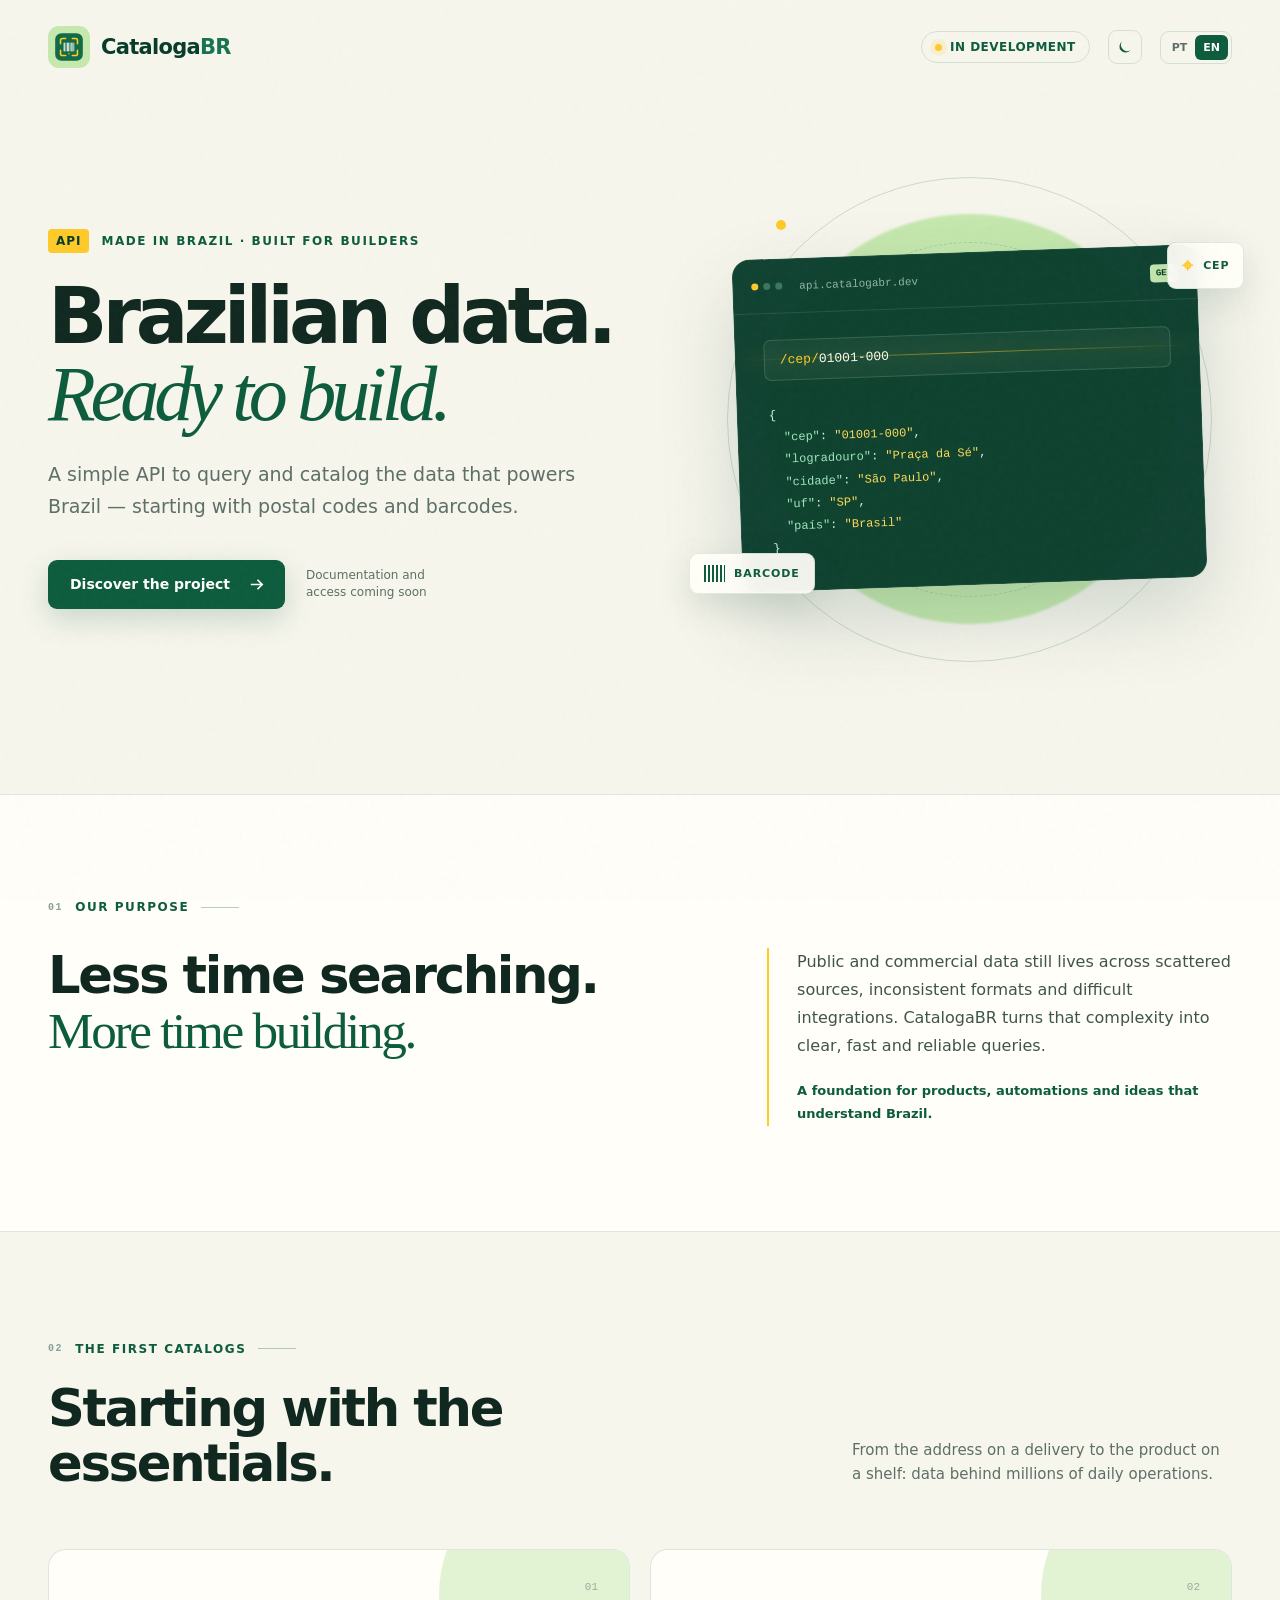
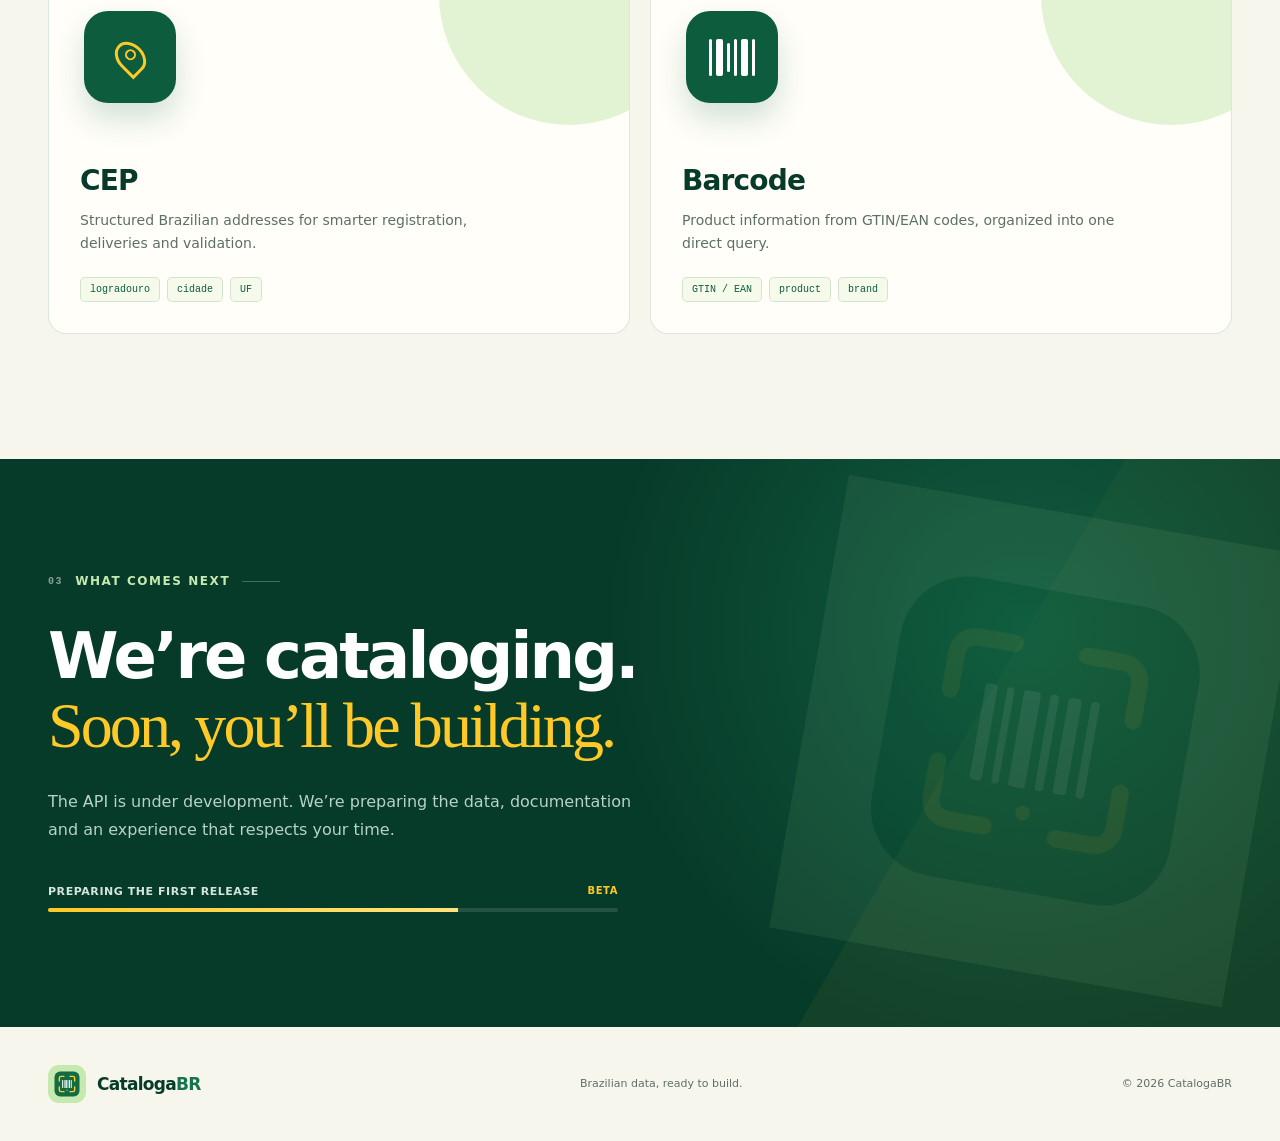
<file: index.html>
<!doctype html>
<html lang="pt-BR" data-page="home">
<head>
  <meta charset="utf-8">
  <meta name="viewport" content="width=device-width, initial-scale=1">
  <meta name="theme-color" content="#0d5c3d">
  <meta name="description" content="CatalogaBR — dados brasileiros, organizados para quem constrói.">
  <title>CatalogaBR — dados do Brasil, prontos para construir</title>
  <link rel="icon" href="Logo.svg" type="image/svg+xml">
  <script>try{document.documentElement.dataset.theme=localStorage.getItem("catalogabr-theme")||((matchMedia("(prefers-color-scheme: dark)").matches)?"dark":"light")}catch(e){document.documentElement.dataset.theme="light"}</script>
  <link rel="stylesheet" href="styles.css">
  <script src="app.js" defer></script>
</head>
<body>
  <div class="grain" aria-hidden="true"></div>
  <header class="site-header">
    <a class="brand" href="/" aria-label="CatalogaBR — início">
      <img src="Logo.svg" alt="" width="42" height="42">
      <span>Cataloga<span>BR</span></span>
    </a>
    <div class="header-actions">
      <span class="status-pill"><i></i><span data-i18n="status">Em desenvolvimento</span></span>
      <button class="theme-toggle" type="button" aria-label="Ativar tema escuro" aria-pressed="false">
        <svg class="moon-icon" viewBox="0 0 24 24" aria-hidden="true"><path d="M20.4 15.4A8.5 8.5 0 0 1 8.6 3.6 8.5 8.5 0 1 0 20.4 15.4Z"/></svg>
        <svg class="sun-icon" viewBox="0 0 24 24" aria-hidden="true"><circle cx="12" cy="12" r="3.5"/><path d="M12 2v2M12 20v2M4.93 4.93l1.42 1.42M17.65 17.65l1.42 1.42M2 12h2M20 12h2M4.93 19.07l1.42-1.42M17.65 6.35l1.42-1.42"/></svg>
      </button>
      <div class="language-switch" aria-label="Selecionar idioma">
        <button type="button" data-lang="pt" aria-pressed="true">PT</button>
        <button type="button" data-lang="en" aria-pressed="false">EN</button>
      </div>
    </div>
  </header>

  <main>
    <section class="hero">
      <div class="hero-copy">
        <div class="eyebrow"><span>API</span><span data-i18n="eyebrow">Feita no Brasil · para quem constrói</span></div>
        <h1 data-i18n-html="heroTitle">Dados brasileiros.<br><em>Prontos para construir.</em></h1>
        <p class="hero-lead" data-i18n="heroLead">Uma API simples para consultar e catalogar os dados que movem o Brasil — começando por CEPs e códigos de barras.</p>
        <div class="hero-actions">
          <a href="#explore" class="button button-primary">
            <span data-i18n="discover">Conheça o projeto</span>
            <svg viewBox="0 0 20 20" aria-hidden="true"><path d="M4 10h12M11 5l5 5-5 5"/></svg>
          </a>
          <span class="coming-note" data-i18n="comingNote">Documentação e acesso em breve</span>
        </div>
      </div>

      <div class="hero-visual" aria-label="Prévia de uma resposta da API">
        <div class="orbit orbit-one"></div>
        <div class="orbit orbit-two"></div>
        <div class="api-card">
          <div class="api-card-top">
            <span class="window-dots"><i></i><i></i><i></i></span>
            <span>api.catalogabr.dev</span>
            <span class="method">GET</span>
          </div>
          <div class="request-line"><span>/cep/</span><strong>01001-000</strong></div>
          <pre aria-hidden="true"><code>{
  <b>"cep"</b>: <span>"01001-000"</span>,
  <b>"logradouro"</b>: <span>"Praça da Sé"</span>,
  <b>"cidade"</b>: <span>"São Paulo"</span>,
  <b>"uf"</b>: <span>"SP"</span>,
  <b>"país"</b>: <span>"Brasil"</span>
}</code></pre>
          <div class="scan-line"></div>
        </div>
        <div class="floating-tag tag-cep"><span>⌖</span> CEP</div>
        <div class="floating-tag tag-barcode"><span class="mini-bars"></span><span data-i18n="barcode">Código de barras</span></div>
      </div>
    </section>

    <section class="manifesto" id="explore">
      <p class="section-kicker"><span>01</span><span data-i18n="purposeKicker">Nosso propósito</span></p>
      <div class="manifesto-grid">
        <h2 data-i18n-html="purposeTitle">Menos tempo procurando.<br><span>Mais tempo criando.</span></h2>
        <div>
          <p data-i18n="purposeBody">Dados públicos e comerciais ainda vivem espalhados, em formatos diferentes e difíceis de integrar. A CatalogaBR nasce para transformar essa complexidade em consultas claras, rápidas e consistentes.</p>
          <p class="small-copy" data-i18n="purposeSmall">Uma base feita para produtos, automações e ideias que entendem o Brasil.</p>
        </div>
      </div>
    </section>

    <section class="data-section">
      <div class="section-heading">
        <div>
          <p class="section-kicker"><span>02</span><span data-i18n="firstKicker">Os primeiros catálogos</span></p>
          <h2 data-i18n="firstTitle">Começando pelo essencial.</h2>
        </div>
        <p data-i18n="firstIntro">Do endereço na entrega ao produto na prateleira: dados presentes em milhões de operações todos os dias.</p>
      </div>
      <div class="feature-grid">
        <article class="feature-card feature-cep">
          <div class="feature-index">01</div>
          <div class="feature-icon pin-icon" aria-hidden="true"><span></span></div>
          <div>
            <h3>CEP</h3>
            <p data-i18n="cepText">Endereços brasileiros estruturados para cadastros, entregas e validações mais inteligentes.</p>
            <div class="data-chips"><span>logradouro</span><span>cidade</span><span>UF</span></div>
          </div>
        </article>
        <article class="feature-card feature-barcode">
          <div class="feature-index">02</div>
          <div class="feature-icon barcode-icon" aria-hidden="true"><i></i><i></i><i></i><i></i><i></i><i></i></div>
          <div>
            <h3 data-i18n="barcode">Código de barras</h3>
            <p data-i18n="barcodeText">Informações de produtos a partir de códigos GTIN/EAN, organizadas em uma consulta direta.</p>
            <div class="data-chips"><span>GTIN / EAN</span><span data-i18n="product">produto</span><span data-i18n="brand">marca</span></div>
          </div>
        </article>
      </div>
    </section>

    <section class="soon-section">
      <div class="soon-mark" aria-hidden="true"><img src="Logo.svg" alt=""></div>
      <p class="section-kicker light"><span>03</span><span data-i18n="nextKicker">Próximo passo</span></p>
      <h2 data-i18n-html="soonTitle">Estamos catalogando.<br><span>Em breve, você estará construindo.</span></h2>
      <p data-i18n="soonBody">A API está em desenvolvimento. Estamos preparando os dados, a documentação e uma experiência que respeite o seu tempo.</p>
      <div class="progress-wrap">
        <div class="progress-label"><span data-i18n="progress">Preparando a primeira versão</span><strong>BETA</strong></div>
        <div class="progress-track"><div></div></div>
      </div>
    </section>
  </main>

  <footer>
    <a class="brand footer-brand" href="/">
      <img src="Logo.svg" alt="" width="38" height="38">
      <span>Cataloga<span>BR</span></span>
    </a>
    <p data-i18n="footer">Dados do Brasil, prontos para construir.</p>
    <p>© <span id="year"></span> CatalogaBR</p>
  </footer>
</body>
</html>
</file>
<file: styles.css>
:root {
  color-scheme: light;
  --forest: #0d5c3d;
  --forest-deep: #073b29;
  --forest-soft: #17734f;
  --yellow: #ffca28;
  --mint: #c6e9af;
  --cream: #f7f6ed;
  --ink: #10281f;
  --muted: #5d6f67;
  --white: #fffef8;
  --line: rgba(13, 92, 61, .14);
  --shadow: 0 32px 80px rgba(7, 59, 41, .16);
}

html[data-theme="dark"] {
  color-scheme: dark;
  --forest: #42b883;
  --forest-soft: #67c99a;
  --cream: #071a13;
  --ink: #edf8f2;
  --muted: #a6bdb2;
  --white: #0b241a;
  --line: rgba(198, 233, 175, .14);
  --shadow: 0 32px 80px rgba(0, 0, 0, .38);
}

* { box-sizing: border-box; }
html { scroll-behavior: smooth; }
body {
  margin: 0;
  color: var(--ink);
  background: var(--cream);
  font-family: Inter, ui-sans-serif, system-ui, -apple-system, BlinkMacSystemFont, "Segoe UI", sans-serif;
  -webkit-font-smoothing: antialiased;
  overflow-x: hidden;
}
a { color: inherit; }
button, a { -webkit-tap-highlight-color: transparent; }
.grain { position: fixed; inset: 0; z-index: 20; pointer-events: none; opacity: .035; background-image: url("data:image/svg+xml,%3Csvg viewBox='0 0 180 180' xmlns='http://www.w3.org/2000/svg'%3E%3Cfilter id='n'%3E%3CfeTurbulence type='fractalNoise' baseFrequency='.9' numOctaves='3' stitchTiles='stitch'/%3E%3C/filter%3E%3Crect width='100%25' height='100%25' filter='url(%23n)' opacity='.8'/%3E%3C/svg%3E"); }

.site-header, footer { width: 100%; max-width: 1240px; margin: 0 auto; padding: 26px 28px; display: flex; align-items: center; justify-content: space-between; }
.site-header { position: relative; z-index: 10; }
.brand { display: inline-flex; align-items: center; gap: 11px; color: var(--forest-deep); text-decoration: none; font-size: 21px; font-weight: 780; letter-spacing: -.7px; }
.brand img { border-radius: 11px; }
.brand > span > span { color: var(--forest-soft); }
.header-actions { display: flex; align-items: center; gap: 18px; }
.status-pill { display: inline-flex; align-items: center; gap: 8px; padding: 8px 13px; border: 1px solid var(--line); border-radius: 99px; color: var(--forest); font-size: 12px; font-weight: 700; letter-spacing: .04em; text-transform: uppercase; }
.status-pill i { width: 7px; height: 7px; background: var(--yellow); border-radius: 50%; box-shadow: 0 0 0 5px rgba(255, 202, 40, .15); animation: pulse 2s infinite; }
.language-switch { display: flex; padding: 3px; border: 1px solid var(--line); border-radius: 9px; }
.language-switch button { border: 0; border-radius: 6px; padding: 6px 8px; background: transparent; color: var(--muted); font: inherit; font-size: 11px; font-weight: 800; cursor: pointer; }
.language-switch button[aria-pressed="true"] { background: var(--forest); color: white; }
.theme-toggle { width: 34px; height: 34px; flex: 0 0 34px; display: grid; place-items: center; padding: 0; border: 1px solid var(--line); border-radius: 9px; color: var(--forest); background: transparent; cursor: pointer; transition: color .2s, background .2s, transform .2s; }
.theme-toggle:hover { color: var(--forest-deep); background: var(--mint); transform: translateY(-1px); }
.theme-toggle svg { grid-area: 1 / 1; width: 17px; height: 17px; fill: none; stroke: currentColor; stroke-width: 1.8; stroke-linecap: round; stroke-linejoin: round; transition: opacity .2s, transform .25s; }
.theme-toggle .moon-icon { fill: currentColor; stroke: none; }
.theme-toggle .sun-icon { opacity: 0; transform: rotate(-45deg) scale(.65); }
html[data-theme="dark"] .theme-toggle .moon-icon { opacity: 0; transform: rotate(45deg) scale(.65); }
html[data-theme="dark"] .theme-toggle .sun-icon { opacity: 1; transform: rotate(0) scale(1); }

.hero { max-width: 1240px; min-height: 700px; margin: 0 auto; padding: 60px 28px 110px; display: grid; grid-template-columns: 1.05fr .95fr; align-items: center; gap: 80px; }
.eyebrow, .section-kicker { display: flex; align-items: center; gap: 12px; color: var(--forest); font-size: 12px; font-weight: 800; letter-spacing: .13em; text-transform: uppercase; }
.eyebrow > span:first-child { padding: 5px 8px; background: var(--yellow); color: var(--forest-deep); border-radius: 4px; letter-spacing: .08em; }
h1 { max-width: 740px; margin: 25px 0 27px; font-size: clamp(53px, 6.1vw, 86px); line-height: .98; letter-spacing: -.065em; font-weight: 760; }
h1 em { color: var(--forest); font-family: Georgia, "Times New Roman", serif; font-weight: 400; }
.hero-lead { max-width: 610px; color: var(--muted); font-size: 19px; line-height: 1.65; }
.hero-actions { margin-top: 38px; display: flex; align-items: center; gap: 21px; }
.button { display: inline-flex; align-items: center; gap: 17px; padding: 15px 19px 15px 22px; border-radius: 9px; font-size: 14px; font-weight: 750; text-decoration: none; transition: transform .2s, box-shadow .2s, background .2s; }
.button-primary { background: var(--forest); color: white; box-shadow: 0 10px 30px rgba(13, 92, 61, .2); }
.button-primary:hover { transform: translateY(-2px); background: var(--forest-deep); box-shadow: 0 15px 35px rgba(13, 92, 61, .25); }
.button svg { width: 19px; fill: none; stroke: currentColor; stroke-width: 1.8; }
.coming-note { max-width: 140px; color: var(--muted); font-size: 12px; line-height: 1.45; }

.hero-visual { position: relative; min-height: 500px; display: grid; place-items: center; }
.hero-visual::before { content: ""; position: absolute; width: 410px; height: 410px; border-radius: 50%; background: var(--mint); filter: blur(1px); }
.orbit { position: absolute; border: 1px solid rgba(13,92,61,.18); border-radius: 50%; }
.orbit-one { width: 485px; height: 485px; animation: spin 22s linear infinite; }
.orbit-one::after { content: ""; position: absolute; left: 48px; top: 42px; width: 10px; height: 10px; background: var(--yellow); border-radius: 50%; }
.orbit-two { width: 355px; height: 355px; border-style: dashed; animation: spin 28s linear infinite reverse; }
.api-card { position: relative; z-index: 2; width: min(465px, 93vw); overflow: hidden; border: 1px solid rgba(255,255,255,.08); border-radius: 18px; color: #dff5e8; background: rgba(7,59,41,.96); box-shadow: var(--shadow); transform: rotate(-2deg); transition: transform .35s ease; }
.api-card:hover { transform: rotate(0deg) translateY(-5px); }
.api-card-top { height: 54px; display: flex; align-items: center; gap: 12px; padding: 0 18px; border-bottom: 1px solid rgba(255,255,255,.1); color: #91b6a6; font-family: ui-monospace, SFMono-Regular, Consolas, monospace; font-size: 11px; }
.window-dots { display: flex; gap: 5px; margin-right: 5px; }
.window-dots i { width: 7px; height: 7px; border-radius: 50%; background: #3b765f; }
.window-dots i:first-child { background: var(--yellow); }
.method { margin-left: auto; padding: 4px 6px; border-radius: 4px; color: var(--forest-deep); background: var(--mint); font-size: 9px; font-weight: 900; }
.request-line { margin: 26px 28px 8px; padding: 12px 15px; border: 1px solid rgba(198,233,175,.18); border-radius: 7px; background: rgba(255,255,255,.04); font-family: ui-monospace, SFMono-Regular, Consolas, monospace; font-size: 13px; }
.request-line span { color: var(--yellow); }
.request-line strong { color: white; font-weight: 500; }
.api-card pre { margin: 0; padding: 16px 31px 31px; font: 12px/1.85 ui-monospace, SFMono-Regular, Consolas, monospace; }
.api-card code b { color: #9ee6bf; font-weight: 500; }
.api-card code span { color: #ffda5c; }
.scan-line { position: absolute; left: 0; right: 0; top: 30%; height: 1px; background: linear-gradient(90deg, transparent, var(--yellow), transparent); box-shadow: 0 0 18px var(--yellow); opacity: .55; animation: scan 4s ease-in-out infinite; }
.floating-tag { position: absolute; z-index: 3; display: flex; align-items: center; gap: 9px; padding: 11px 14px; border: 1px solid rgba(13,92,61,.12); border-radius: 9px; background: rgba(255,254,248,.94); box-shadow: 0 12px 35px rgba(7,59,41,.13); color: var(--forest); font-size: 11px; font-weight: 850; text-transform: uppercase; letter-spacing: .08em; backdrop-filter: blur(10px); }
.tag-cep { top: 73px; right: -12px; animation: float 5s ease-in-out infinite; }
.tag-cep span { color: var(--yellow); font-size: 19px; }
.tag-barcode { left: -19px; bottom: 75px; animation: float 5s 1s ease-in-out infinite; }
.mini-bars { width: 21px; height: 17px; background: repeating-linear-gradient(90deg,var(--forest) 0 2px,transparent 2px 4px); }

.manifesto { padding: 105px max(28px, calc((100vw - 1184px)/2)); background: var(--white); border-block: 1px solid var(--line); }
.section-kicker { margin: 0 0 34px; }
.section-kicker > span:first-child { color: #8aa096; font-family: ui-monospace, monospace; font-size: 10px; }
.section-kicker::after { content: ""; width: 38px; height: 1px; background: currentColor; opacity: .3; }
.manifesto-grid { display: grid; grid-template-columns: 1.15fr .85fr; gap: 90px; align-items: start; }
.manifesto h2, .data-section h2, .soon-section h2 { margin: 0; font-size: clamp(38px, 4vw, 60px); line-height: 1.08; letter-spacing: -.045em; }
.manifesto h2 span { color: var(--forest); font-family: Georgia, serif; font-weight: 400; }
.manifesto-grid > div { border-left: 2px solid var(--yellow); padding-left: 28px; }
.manifesto-grid p { margin: 0; color: #3f554c; font-size: 16px; line-height: 1.75; }
.manifesto-grid .small-copy { margin-top: 20px; color: var(--forest); font-size: 13px; font-weight: 700; }

.data-section { max-width: 1240px; margin: 0 auto; padding: 110px 28px 125px; }
.section-heading { display: grid; grid-template-columns: 1fr 380px; align-items: end; gap: 80px; margin-bottom: 58px; }
.section-heading .section-kicker { margin-bottom: 25px; }
.section-heading > p { margin: 0 0 4px; color: var(--muted); font-size: 15px; line-height: 1.65; }
.feature-grid { display: grid; grid-template-columns: 1fr 1fr; gap: 20px; }
.feature-card { position: relative; min-height: 385px; overflow: hidden; display: flex; flex-direction: column; justify-content: space-between; padding: 31px; border: 1px solid var(--line); border-radius: 18px; background: var(--white); transition: transform .25s, box-shadow .25s; }
.feature-card:hover { transform: translateY(-5px); box-shadow: 0 22px 55px rgba(7,59,41,.09); }
.feature-card::after { content: ""; position: absolute; width: 260px; height: 260px; top: -85px; right: -70px; border-radius: 50%; background: var(--mint); opacity: .5; }
.feature-index { position: relative; z-index: 1; align-self: flex-end; color: #9aac9f; font: 11px ui-monospace, monospace; }
.feature-icon { position: absolute; z-index: 1; top: 61px; left: 35px; width: 92px; height: 92px; display: grid; place-items: center; border-radius: 24px; color: var(--yellow); background: var(--forest); box-shadow: 0 16px 30px rgba(13,92,61,.18); }
.pin-icon span { width: 27px; height: 35px; border: 3px solid currentColor; border-radius: 50% 50% 50% 0; transform: rotate(-45deg); }
.pin-icon span::after { content: ""; position: absolute; width: 7px; height: 7px; margin: 7px; border: 2px solid currentColor; border-radius: 50%; }
.barcode-icon { display: flex; align-items: center; justify-content: center; gap: 4px; }
.barcode-icon i { width: 3px; height: 37px; border-radius: 2px; background: white; }
.barcode-icon i:nth-child(2), .barcode-icon i:nth-child(5) { width: 7px; }
.barcode-icon i:nth-child(3) { height: 29px; }
.feature-card > div:last-child { position: relative; z-index: 1; margin-top: 170px; }
.feature-card h3 { margin: 0 0 12px; color: var(--forest-deep); font-size: 28px; letter-spacing: -.03em; }
.feature-card p { max-width: 450px; margin: 0; color: var(--muted); line-height: 1.65; font-size: 14px; }
.data-chips { display: flex; flex-wrap: wrap; gap: 7px; margin-top: 22px; }
.data-chips span { padding: 6px 9px; border: 1px solid var(--line); border-radius: 5px; color: var(--forest); background: rgba(198,233,175,.18); font: 10px ui-monospace, monospace; }

.soon-section { position: relative; overflow: hidden; padding: 115px max(28px, calc((100vw - 1184px)/2)); color: white; background: var(--forest-deep); }
.soon-section::before { content: ""; position: absolute; inset: 0; background: radial-gradient(circle at 80% 30%, rgba(23,115,79,.6), transparent 38%), linear-gradient(120deg, transparent 0 70%, rgba(255,202,40,.05) 70%); }
.soon-section > * { position: relative; z-index: 1; }
.soon-section .section-kicker { color: var(--mint); }
.soon-section h2 { max-width: 850px; font-size: clamp(43px, 5vw, 68px); }
.soon-section h2 span { color: var(--yellow); font-family: Georgia, serif; font-weight: 400; }
.soon-section > p:not(.section-kicker) { max-width: 610px; margin: 28px 0 42px; color: #b7d2c6; font-size: 16px; line-height: 1.7; }
.soon-mark { position: absolute; z-index: 0; right: max(15px, calc((100vw - 1300px)/2)); top: 50%; transform: translateY(-50%) rotate(10deg); opacity: .07; }
.soon-mark img { width: 460px; height: 460px; }
.progress-wrap { max-width: 570px; }
.progress-label { display: flex; justify-content: space-between; margin-bottom: 10px; color: #d3e5dd; font-size: 11px; font-weight: 700; letter-spacing: .05em; text-transform: uppercase; }
.progress-label strong { color: var(--yellow); font-size: 10px; }
.progress-track { height: 4px; overflow: hidden; border-radius: 4px; background: rgba(255,255,255,.12); }
.progress-track div { width: 72%; height: 100%; background: linear-gradient(90deg, var(--yellow), #ffe47c); animation: loading 3s ease-in-out infinite alternate; }

footer { padding-top: 38px; padding-bottom: 38px; color: var(--muted); font-size: 11px; }
.footer-brand { font-size: 17px; }
footer p { margin: 0; }

/* Dark theme refinements */
html[data-theme="dark"] .brand { color: #edf8f2; }
html[data-theme="dark"] .brand > span > span { color: var(--forest-soft); }
html[data-theme="dark"] .language-switch button[aria-pressed="true"] { color: var(--forest-deep); background: var(--mint); }
html[data-theme="dark"] .theme-toggle:hover { color: var(--forest-deep); }
html[data-theme="dark"] h1 em,
html[data-theme="dark"] .manifesto h2 span { color: #78d6a7; }
html[data-theme="dark"] .hero-visual::before { background: rgba(33, 112, 76, .46); }
html[data-theme="dark"] .orbit { border-color: rgba(120, 214, 167, .22); }
html[data-theme="dark"] .floating-tag { color: #b7edcf; background: rgba(11, 36, 26, .94); border-color: rgba(198, 233, 175, .18); }
html[data-theme="dark"] .mini-bars { background: repeating-linear-gradient(90deg,#78d6a7 0 2px,transparent 2px 4px); }
html[data-theme="dark"] .manifesto-grid p { color: #bdd0c7; }
html[data-theme="dark"] .manifesto-grid .small-copy,
html[data-theme="dark"] .feature-card h3 { color: #80d9aa; }
html[data-theme="dark"] .feature-card::after { background: #174c36; opacity: .58; }
html[data-theme="dark"] .feature-icon { color: var(--yellow); background: #126b45; }
html[data-theme="dark"] .data-chips span { color: #a5e4c2; background: rgba(66, 184, 131, .08); }
html[data-theme="dark"] .button-primary { color: #072b1d; background: #65d09b; box-shadow: 0 10px 30px rgba(0, 0, 0, .28); }
html[data-theme="dark"] .button-primary:hover { background: #86e0b1; }
html[data-theme="dark"] .soon-section { border-top: 1px solid rgba(198, 233, 175, .12); }
html[data-theme="dark"] .error-code { color: #69cf9c; }
html[data-theme="dark"] .error-code::before { background: #143e2d; }

/* Error pages */
.error-page { min-height: 100vh; display: flex; flex-direction: column; background: var(--cream); }
.error-main { flex: 1; width: 100%; max-width: 1240px; margin: 0 auto; padding: 60px 28px 90px; display: grid; grid-template-columns: 1fr 1fr; gap: 90px; align-items: center; }
.error-code { position: relative; display: flex; align-items: center; justify-content: center; gap: .015em; min-height: 440px; color: var(--forest); font-size: clamp(115px, 13vw, 190px); font-weight: 850; line-height: 1; letter-spacing: -.1em; }
.error-code::before { content: ""; position: absolute; width: 360px; height: 360px; border-radius: 50%; background: var(--mint); z-index: -1; }
.error-code .zero-logo { width: .62em; height: .62em; border-radius: 24%; box-shadow: var(--shadow); }
.error-copy .eyebrow { margin-bottom: 22px; }
.error-copy h1 { margin: 0 0 23px; font-size: clamp(43px, 5vw, 69px); }
.error-copy p { max-width: 520px; margin: 0 0 33px; color: var(--muted); font-size: 16px; line-height: 1.7; }

[data-reveal] { opacity: 0; transform: translateY(16px); transition: opacity .65s, transform .65s; }
[data-reveal].visible { opacity: 1; transform: none; }
@keyframes pulse { 50% { box-shadow: 0 0 0 8px rgba(255,202,40,0); } }
@keyframes spin { to { transform: rotate(360deg); } }
@keyframes float { 50% { transform: translateY(-10px); } }
@keyframes scan { 0%, 100% { top: 27%; opacity: .15; } 50% { top: 86%; opacity: .6; } }
@keyframes loading { to { width: 82%; } }

@media (max-width: 900px) {
  .hero { grid-template-columns: 1fr; gap: 30px; padding-top: 65px; }
  .hero-copy { max-width: 720px; }
  .hero-visual { min-height: 530px; }
  .manifesto-grid, .section-heading, .error-main { grid-template-columns: 1fr; gap: 42px; }
  .section-heading > p { max-width: 620px; }
  .error-main { text-align: center; }
  .error-copy { display: flex; flex-direction: column; align-items: center; }
  .error-code { min-height: 300px; }
}
@media (max-width: 640px) {
  .site-header { padding: 18px; }
  .brand { font-size: 18px; }
  .status-pill { display: none; }
  .header-actions { gap: 8px; }
  .hero { min-height: auto; padding: 55px 20px 80px; }
  h1 { font-size: clamp(48px, 14.7vw, 68px); }
  .hero-lead { font-size: 17px; }
  .hero-actions { align-items: flex-start; flex-direction: column; }
  .coming-note { max-width: none; }
  .hero-visual { min-height: 450px; }
  .hero-visual::before { width: 310px; height: 310px; }
  .orbit-one { width: 365px; height: 365px; }
  .orbit-two { width: 280px; height: 280px; }
  .api-card { width: calc(100vw - 50px); }
  .api-card pre { padding-inline: 21px; font-size: 10.5px; }
  .request-line { margin-inline: 20px; }
  .tag-cep { right: 0; top: 48px; }
  .tag-barcode { left: 0; bottom: 45px; }
  .manifesto, .soon-section { padding: 80px 20px; }
  .manifesto-grid > div { padding-left: 20px; }
  .data-section { padding: 85px 20px; }
  .feature-grid { grid-template-columns: 1fr; }
  .feature-card { min-height: 360px; }
  footer { padding: 28px 20px; flex-wrap: wrap; gap: 18px; }
  footer > p:nth-child(2) { display: none; }
  .error-main { padding: 20px 20px 70px; gap: 25px; }
  .error-code { font-size: 30vw; min-height: 260px; }
  .error-code::before { width: 245px; height: 245px; }
}
@media (prefers-reduced-motion: reduce) {
  *, *::before, *::after { scroll-behavior: auto !important; animation-duration: .01ms !important; animation-iteration-count: 1 !important; }
}
</file>
